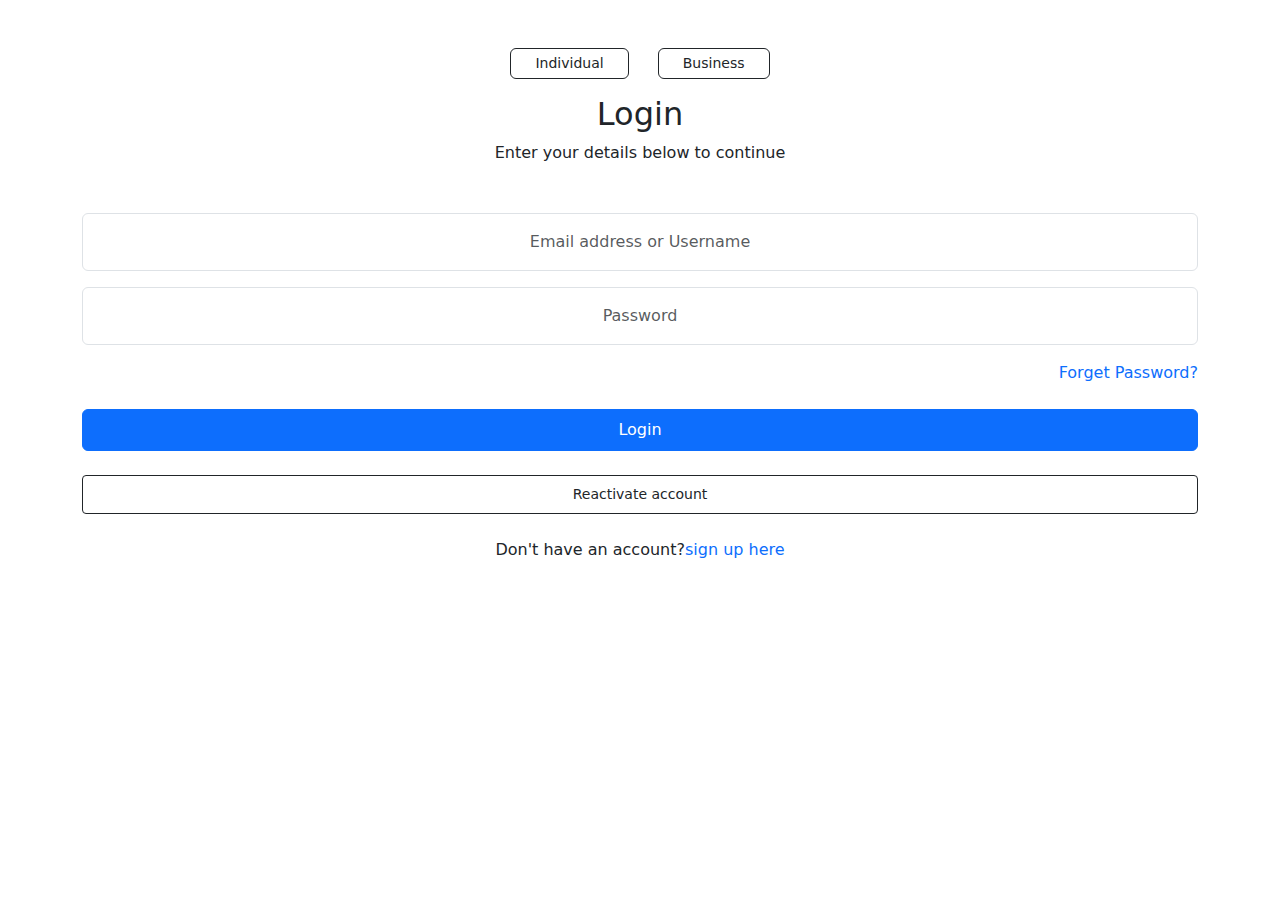
<file: index.html>
<!DOCTYPE html>
<html lang="en">
<head>
    <meta charset="UTF-8">
    <meta name="viewport" content="width=device-width, initial-scale=1.0">
    <link rel="shortcut icon" href="/assets/image/favicon.ico" type="image/x-icon">
  <!--Cnd icon-->
  <link href="https://cdn.jsdelivr.net/npm/bootstrap@5.3.3/dist/css/bootstrap.min.css" rel="stylesheet" integrity="sha384-QWTKZyjpPEjISv5WaRU9OFeRpok6YctnYmDr5pNlyT2bRjXh0JMhjY6hW+ALEwIH" crossorigin="anonymous">
  <!-- Bootstrap CSS -->
  <link href="https://cdn.jsdelivr.net/npm/bootstrap@5.3.0/dist/css/bootstrap.min.css" rel="stylesheet">
    <title>Login</title>
</head>
<body>
  <div class="text-center my-5 " >
    <a href="/index.html" class="text-decoration-none">
    <button  class="btn btn-outline-dark btn-sm btn-rounded px-4 me-4 rounded">Individual</button>
</a>
<a href="/pages/business.html" class="text-decoration-none">
    <button  class="btn btn-outline-dark btn-sm px-4 rounded" >Business</button>
</a>
    <h2 class="mt-3">Login</h2>
    <p>Enter your details below to continue</p>
</div>
    <div class="container text-center">
        <form>
            <div class="mb-3">
              
              <input type="email" placeholder="Email address or Username" class="form-control text-center py-3 rounded" id="exampleInputEmail1" aria-describedby="emailHelp">
            </div>
            <div class="mb-3">
              <input type="password" placeholder="Password" class="form-control text-center py-3 rounded" id="exampleInputPassword1">
            </div>
            <div class="mb-4 form-check">
             <p class="text-end "><a href="#" class="text-decoration-none ">Forget Password?</a></p>             
            </div>
            <button type="submit" class="btn btn-primary w-100 py-2">Login</button>
            <button type="submit" class="btn btn-outline-dark btn-sm w-100 my-4 py-2">Reactivate account</button>
            <p>Don't have an account?<a href="#" class="text-decoration-none">sign up here</a></p>
          </form>
    </div>
</body>
</html>
</file>
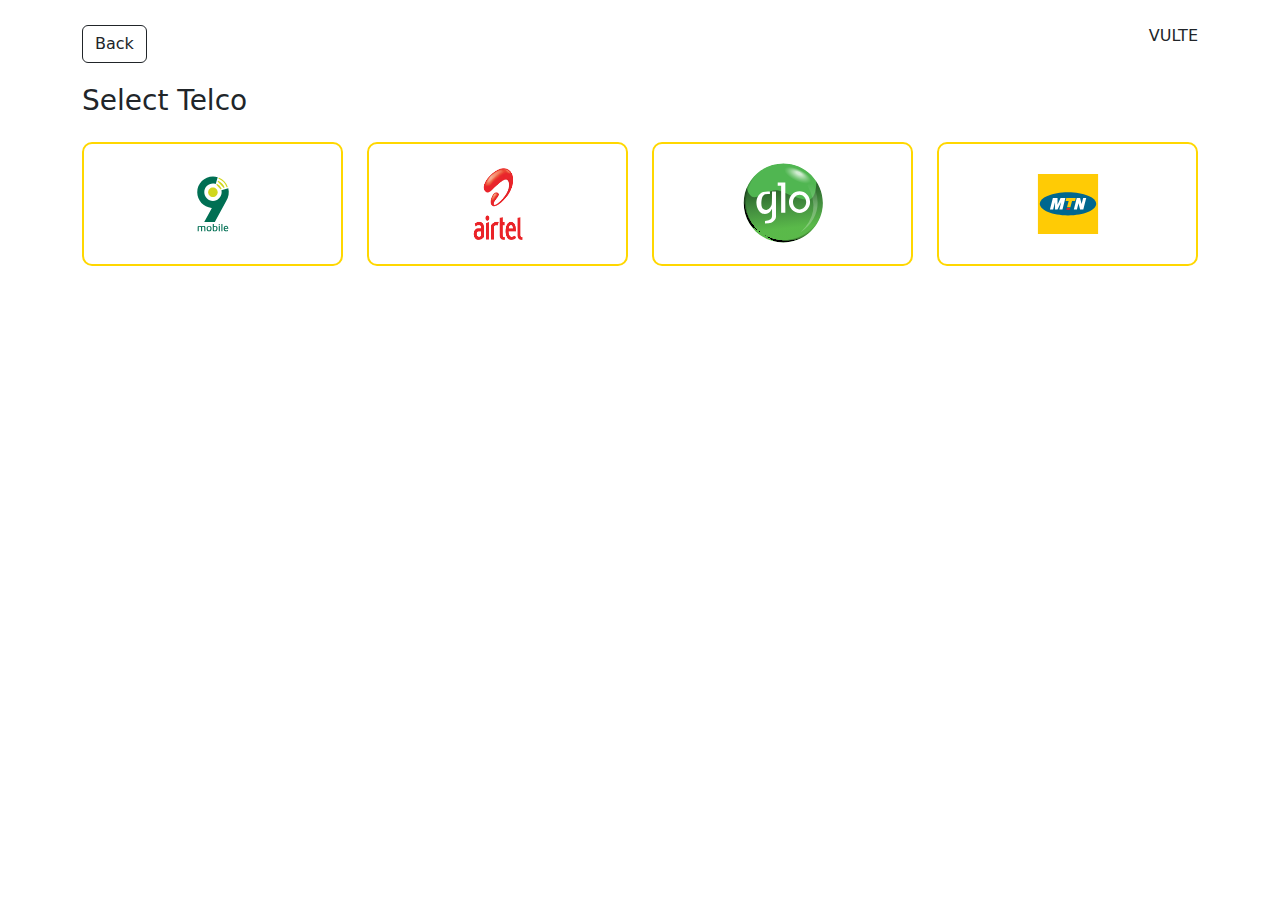
<file: airtime.html>
<!DOCTYPE html>
<html lang="en">
<head>
    <meta charset="UTF-8">
    <meta name="viewport" content="width=device-width, initial-scale=1.0">
    <title>Select Telco</title>
    <link href="https://cdn.jsdelivr.net/npm/bootstrap@5.3.0-alpha1/dist/css/bootstrap.min.css" rel="stylesheet">
    <style>
        .telco-card {
            border: 2px solid gold;
            border-radius: 10px;
            padding: 10px;
            text-align: center;
            transition: box-shadow 0.3s ease;
        }

        .telco-card:hover {
            box-shadow: 0 4px 8px rgba(0, 0, 0, 0.2);
        }

        .telco-logo {
            width: 100px;
            height: 100px;
        }

        .header-logo {
            width: 100px;
        }

        .page-header {
            display: flex;
            justify-content: space-between;
            align-items: center;
            margin-bottom: 20px;
        }
    </style>
</head>
<body class="container">

    <header class="page-header mt-4">
        <a href="#" class="btn btn-outline-dark">Back</a>
        <p>VULTE</p>
    </header>

    <h3>Select Telco</h3>

    <div class="row mt-4">
        <div class="col-6 col-md-3 mb-4">
            <div class="telco-card">
                <img src="/assets/image/9 Mobile.svg" alt="9Mobile" class="telco-logo">
            </div>
        </div>
        <div class="col-6 col-md-3 mb-4">
            <div class="telco-card">
                <img src="/assets/image/Airtel.jpg" alt="Airtel" class="telco-logo">
            </div>
        </div>
        <div class="col-6 col-md-3 mb-4">
            <div class="telco-card">
                <img src="/assets/image/glo-limited-seeklogo.svg" alt="Glo" class="telco-logo">
            </div>
        </div>
        <div class="col-6 col-md-3 mb-4">
            <div class="telco-card">
                <img src="/assets/image/MTN_Group-Logo.wine.svg" alt="MTN" class="telco-logo">
            </div>
        </div>
    </div>

    <script src="https://cdn.jsdelivr.net/npm/bootstrap@5.3.0-alpha1/dist/js/bootstrap.bundle.min.js"></script>
</body>
</html>
</file>
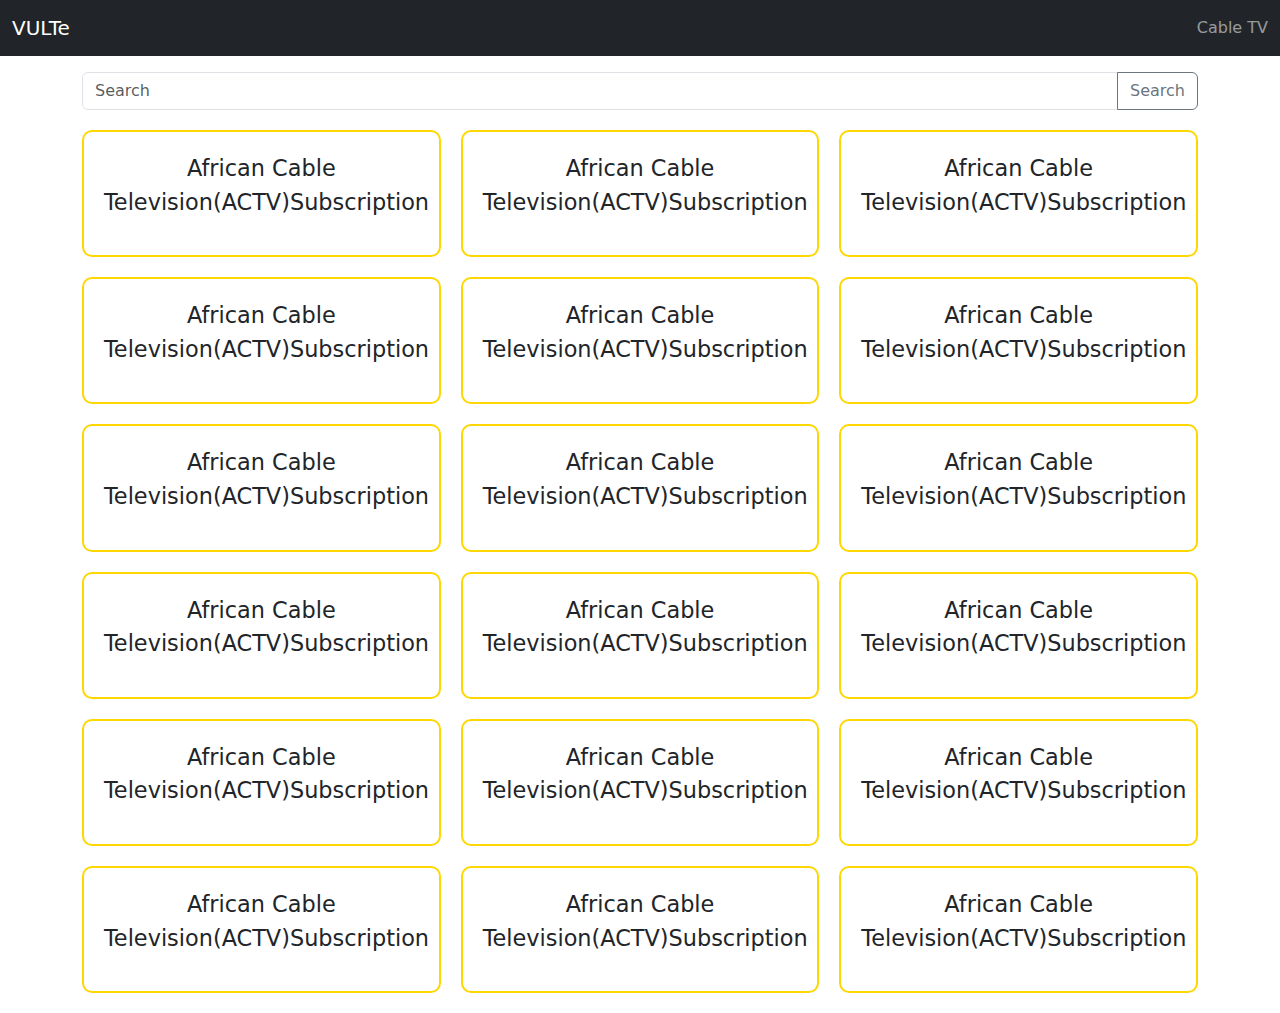
<file: pages/bill.html>
<!DOCTYPE html>
<html lang="en">
<head>
  <meta charset="UTF-8">
  <meta name="viewport" content="width=device-width, initial-scale=1.0">
  <title>Cable TV Biller</title>
  <link rel="stylesheet" href="https://cdn.jsdelivr.net/npm/bootstrap@5.3.2/dist/css/bootstrap.min.css">
</head>
<body>
    <style>
        .telco-card {
            border: 2px solid gold;
            border-radius: 10px;
            text-align: center;
            transition: box-shadow 0.3s ease;
            padding: 20px;
            font-size: 1.4rem;
        }
        
        .telco-card:hover {
            box-shadow: 0 4px 8px rgba(0, 0, 0, 0.2);
        }

       .grid1{
        display: grid;
        grid-template-columns: repeat(auto-fit, minmax(280px, 1fr));
        justify-content: space-between;
        align-items: center;
        gap: 20px;
        margin: 20px 0;
       }

       @media (max-width: 768px) {
      .grid1 {
        grid-template-columns: repeat(auto-fit, minmax(100px, 1fr));
      }
      .telco-card{
      word-wrap: break-word; /* Ensure long text breaks onto a new line */
      white-space: normal;   /* Allow text to wrap to the next line */
      overflow-wrap: break-word; /* Handle any long words that might overflow */
      font-size: 0.8rem;
      padding: 10px;
      }
    }
    </style>
  <header class="navbar navbar-dark bg-dark">
    <div class="container-fluid">
      <a class="navbar-brand" href="#">VULTe</a>
      <span class="navbar-text">Cable TV</span>
    </div>
  </header>

  <div class="container mt-3">
    <div class="input-group">
      <input type="text" class="form-control" placeholder="Search">
      <button class="btn btn-outline-secondary" type="button">Search</button>
    </div>

    <div class="grid1">
       
            <div class="telco-card">
                <p>African Cable Television(ACTV)Subscription</p>
            </div>
        
        
            <div class="telco-card">
                <p>African Cable Television(ACTV)Subscription</p>
            </div>
        
            <div class="telco-card">
                <p>African Cable Television(ACTV)Subscription</p>
            </div>
       
            <div class="telco-card">
                <p>African Cable Television(ACTV)Subscription</p>
            </div>

            <div class="telco-card">
                <p>African Cable Television(ACTV)Subscription</p>
            </div>

            <div class="telco-card">
                <p>African Cable Television(ACTV)Subscription</p>
            </div>

            <div class="telco-card">
                <p>African Cable Television(ACTV)Subscription</p>
            </div>

            <div class="telco-card">
                <p>African Cable Television(ACTV)Subscription</p>
            </div>

            <div class="telco-card">
                <p>African Cable Television(ACTV)Subscription</p>
            </div>

            <div class="telco-card">
                <p>African Cable Television(ACTV)Subscription</p>
            </div>

            <div class="telco-card">
                <p>African Cable Television(ACTV)Subscription</p>
            </div>

            <div class="telco-card">
                <p>African Cable Television(ACTV)Subscription</p>
            </div>

            <div class="telco-card">
                <p>African Cable Television(ACTV)Subscription</p>
            </div>

            <div class="telco-card">
                <p>African Cable Television(ACTV)Subscription</p>
            </div>

            <div class="telco-card">                
                <p>African Cable Television(ACTV)Subscription</p>
            </div>

            <div class="telco-card">
                <p>African Cable Television(ACTV)Subscription</p>
            </div>

            <div class="telco-card">
                <p>African Cable Television(ACTV)Subscription</p>
            </div>

            <div class="telco-card">
                <p>African Cable Television(ACTV)Subscription</p>
            </div>
            
        
    </div>

  <script src="https://cdn.jsdelivr.net/npm/bootstrap@5.3.2/dist/js/bootstrap.bundle.min.js"></script>
</body>
</html>
</file>
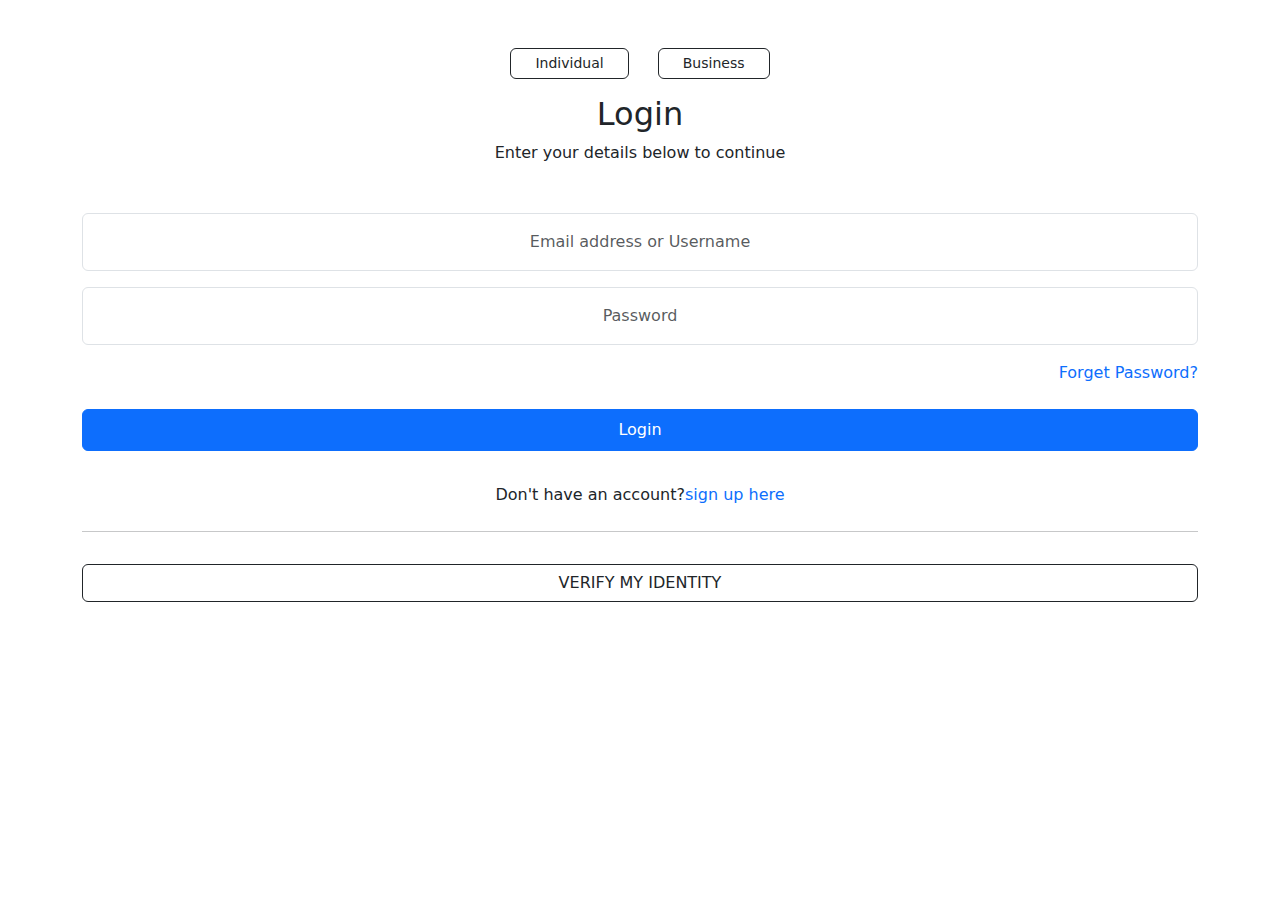
<file: pages/business.html>
<!DOCTYPE html>
<html lang="en">
<head>
    <meta charset="UTF-8">
    <meta name="viewport" content="width=device-width, initial-scale=1.0">
    <link rel="shortcut icon" href="/assets/image/favicon.ico" type="image/x-icon">
  <!--Cnd icon-->
  <link href="https://cdn.jsdelivr.net/npm/bootstrap@5.3.3/dist/css/bootstrap.min.css" rel="stylesheet" integrity="sha384-QWTKZyjpPEjISv5WaRU9OFeRpok6YctnYmDr5pNlyT2bRjXh0JMhjY6hW+ALEwIH" crossorigin="anonymous">
  <!-- Bootstrap CSS -->
  <link href="https://cdn.jsdelivr.net/npm/bootstrap@5.3.0/dist/css/bootstrap.min.css" rel="stylesheet">
    <title>Login</title>
</head>
<body>
    <div class="text-center my-5 " >
        <a href="/index.html" class="text-decoration-none">
        <button  class="btn btn-outline-dark btn-sm btn-rounded px-4 me-4 rounded">Individual</button>
    </a>
    <a href="/pages/business.html" class="text-decoration-none">
        <button  class="btn btn-outline-dark btn-sm px-4 rounded" >Business</button>
    </a>
        <h2 class="mt-3">Login</h2>
        <p>Enter your details below to continue</p>
    </div>
    <div class="container text-center">
        <form>
            <div class="mb-3">
              
              <input type="email" placeholder="Email address or Username" class="form-control text-center py-3 rounded" id="exampleInputEmail1" aria-describedby="emailHelp">
            </div>
            <div class="mb-3">
              <input type="password" placeholder="Password" class="form-control text-center py-3 rounded" id="exampleInputPassword1">
            </div>
            <div class="mb-4 form-check">
             <p class="text-end "><a href="#" class="text-decoration-none ">Forget Password?</a></p>             
            </div>
            <button type="submit" class="btn btn-primary w-100 py-2  mb-2">Login</button>
            <p class="m-4">Don't have an account?<a href="#" class="text-decoration-none">sign up here</a></p>
            <hr >
            <button class="btn bg-transparent border border-dark w-100 mt-3" >VERIFY MY IDENTITY</button>
          </form>
    </div>
</body>
</html>
</file>
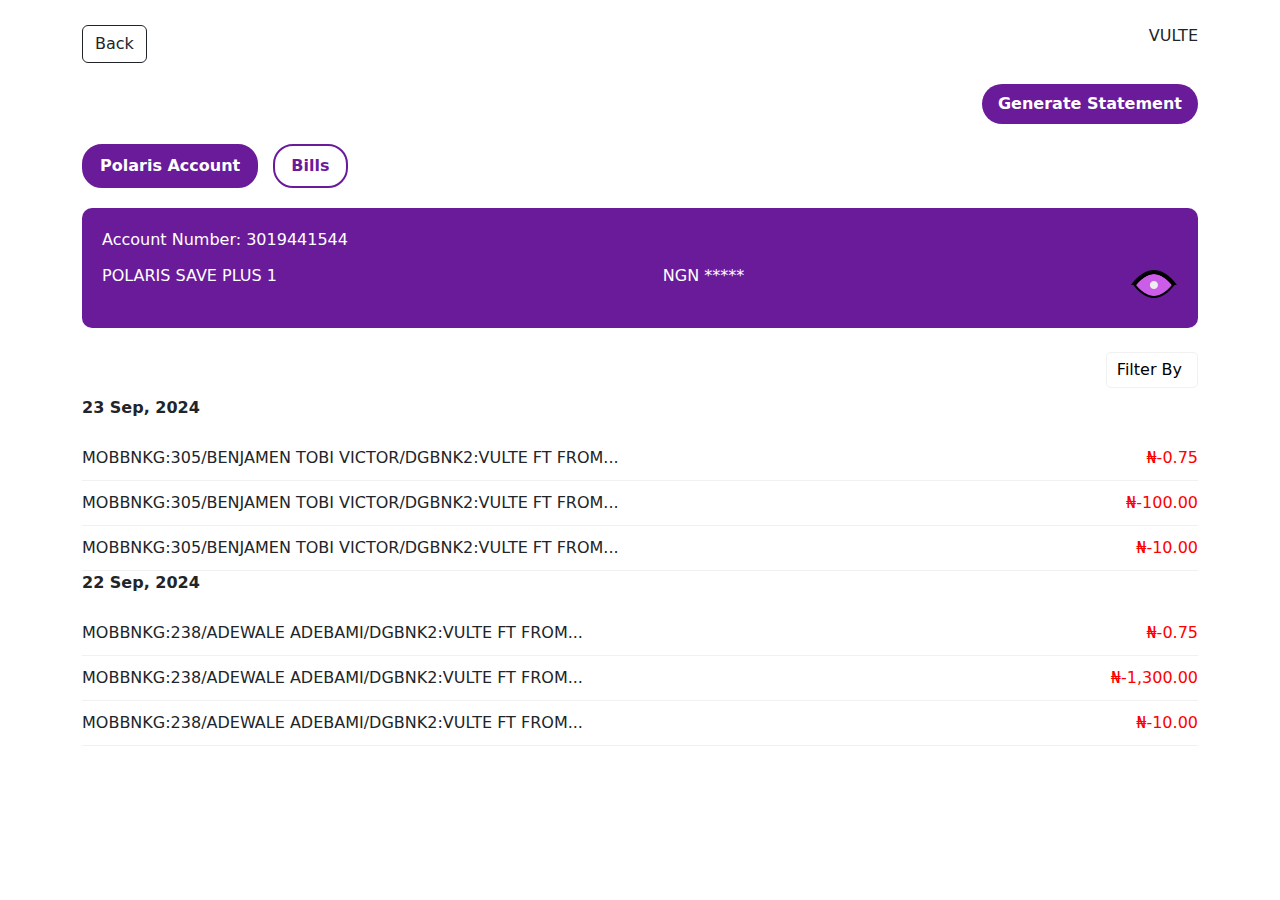
<file: pages/history.html>
<!DOCTYPE html>
<html lang="en">
<head>
    <meta charset="UTF-8">
    <meta name="viewport" content="width=device-width, initial-scale=1.0">
    <title>Account Statement</title>
    <link href="https://cdn.jsdelivr.net/npm/bootstrap@5.3.0-alpha1/dist/css/bootstrap.min.css" rel="stylesheet">
    <style>
        .header-logo {
            width: 100px;
        }

        .page-header {
            display: flex;
            justify-content: space-between;
            align-items: center;
            margin-bottom: 20px;
        }

        .account-card {
            background-color: #6a1b9a;
            color: white;
            border-radius: 10px;
            padding: 20px;
            margin-top: 20px;
        }

        .account-card .balance {
            font-size: 1.5rem;
        }

        .transaction-item {
            display: flex;
            justify-content: space-between;
            align-items: center;
            border-bottom: 1px solid #f1f1f1;
            padding: 10px 0;
        }

        .transaction-amount {
            color: red;
        }

        .tabs {
            margin-top: 20px;
            margin-bottom: 10px;
        }

        .tab-btn {
            padding: 8px 16px;
            border-radius: 20px;
            border: 2px solid #6a1b9a;
            background-color: transparent;
            color: #6a1b9a;
            font-weight: bold;
            margin-right: 10px;
            cursor: pointer;
        }

        .tab-btn.active {
            background-color: #6a1b9a;
            color: white;
        }

        .generate-btn {
            padding: 8px 16px;
            border-radius: 20px;
            background-color: #6a1b9a;
            border: none;
            color: white;
            font-weight: bold;
            cursor: pointer;
        }

        .filter-btn {
            background-color: transparent;
            border: 1px solid #f1f1f1;
            padding: 5px 10px;
            border-radius: 5px;
            display: flex;
            align-items: center;
        }

        .filter-btn i {
            margin-left: 5px;
        }

        .back-button {
            font-size: 24px;
            text-decoration: none;
            color: black;
        }
    </style>
</head>
<body class="container">

    <header class="page-header mt-4">
        <a href="#" class="btn btn-outline-dark">Back</a>
        <p>VULTE</p>
    </header>

    <!-- Tabs and Generate Statement Button -->
     <div class="text-end">
      <button class="generate-btn ">Generate Statement</button>
     </div>
    <div class="d-flex justify-content-between align-items-center tabs">
        <div>
            <button class="tab-btn active">Polaris Account</button>
            <button class="tab-btn">Bills</button>
        </div>
       
    </div>

    <!-- Account Card -->
    <div class="account-card">
        <p class="mb-2">Account Number: <span class="account-number">3019441544</span></p>
       <div class="d-flex align-items-center justify-content-between ">
        <p>POLARIS SAVE PLUS 1</p>
        <P>NGN <span id="balance">*****</span></P>
        <div id="toggleButton" onclick="toggleBalance()"> <img src="/assets/image/icons8-show-48.png" alt="">
            </div>
       </div>
    
    </div>

    <!-- Filter Button -->
    <div class="d-flex justify-content-end mt-4 mb-2">
        <button class="filter-btn">
            Filter By
            <i class="bi bi-calendar"></i>
        </button>
    </div>

    <!-- Transaction History -->
    <div>
        <p><strong>23 Sep, 2024</strong></p>
        <div class="transaction-item">
            <div>MOBBNKG:305/BENJAMEN TOBI VICTOR/DGBNK2:VULTE FT FROM...</div>
            <div class="transaction-amount">₦-0.75</div>
        </div>
        <div class="transaction-item">
            <div>MOBBNKG:305/BENJAMEN TOBI VICTOR/DGBNK2:VULTE FT FROM...</div>
            <div class="transaction-amount">₦-100.00</div>
        </div>
        <div class="transaction-item">
            <div>MOBBNKG:305/BENJAMEN TOBI VICTOR/DGBNK2:VULTE FT FROM...</div>
            <div class="transaction-amount">₦-10.00</div>
        </div>

        <p><strong>22 Sep, 2024</strong></p>
        <div class="transaction-item">
            <div>MOBBNKG:238/ADEWALE ADEBAMI/DGBNK2:VULTE FT FROM...</div>
            <div class="transaction-amount">₦-0.75</div>
        </div>
        <div class="transaction-item">
            <div>MOBBNKG:238/ADEWALE ADEBAMI/DGBNK2:VULTE FT FROM...</div>
            <div class="transaction-amount">₦-1,300.00</div>
        </div>
        <div class="transaction-item">
            <div>MOBBNKG:238/ADEWALE ADEBAMI/DGBNK2:VULTE FT FROM...</div>
            <div class="transaction-amount">₦-10.00</div>
        </div>
    </div>

    <script src="https://cdn.jsdelivr.net/npm/bootstrap@5.3.0-alpha1/dist/js/bootstrap.bundle.min.js"></script>
    <script>
     let actualBalance = "5,000";
     let isBalanceHidden = true;
    function toggleBalance() {
    const balanceElement = document.getElementById("balance");
    const toggleButton = document.getElementById("toggleButton");

    if (isBalanceHidden) {
      // Show balance
      balanceElement.textContent = actualBalance;
    //   toggleButton.textContent = "Hi";
    } else {
      // Hide balance
      balanceElement.textContent = "*****";
    //   toggleButton.textContent = "Show";
    }

    isBalanceHidden = !isBalanceHidden;
  }
    </script>
</body>
</html>
</file>
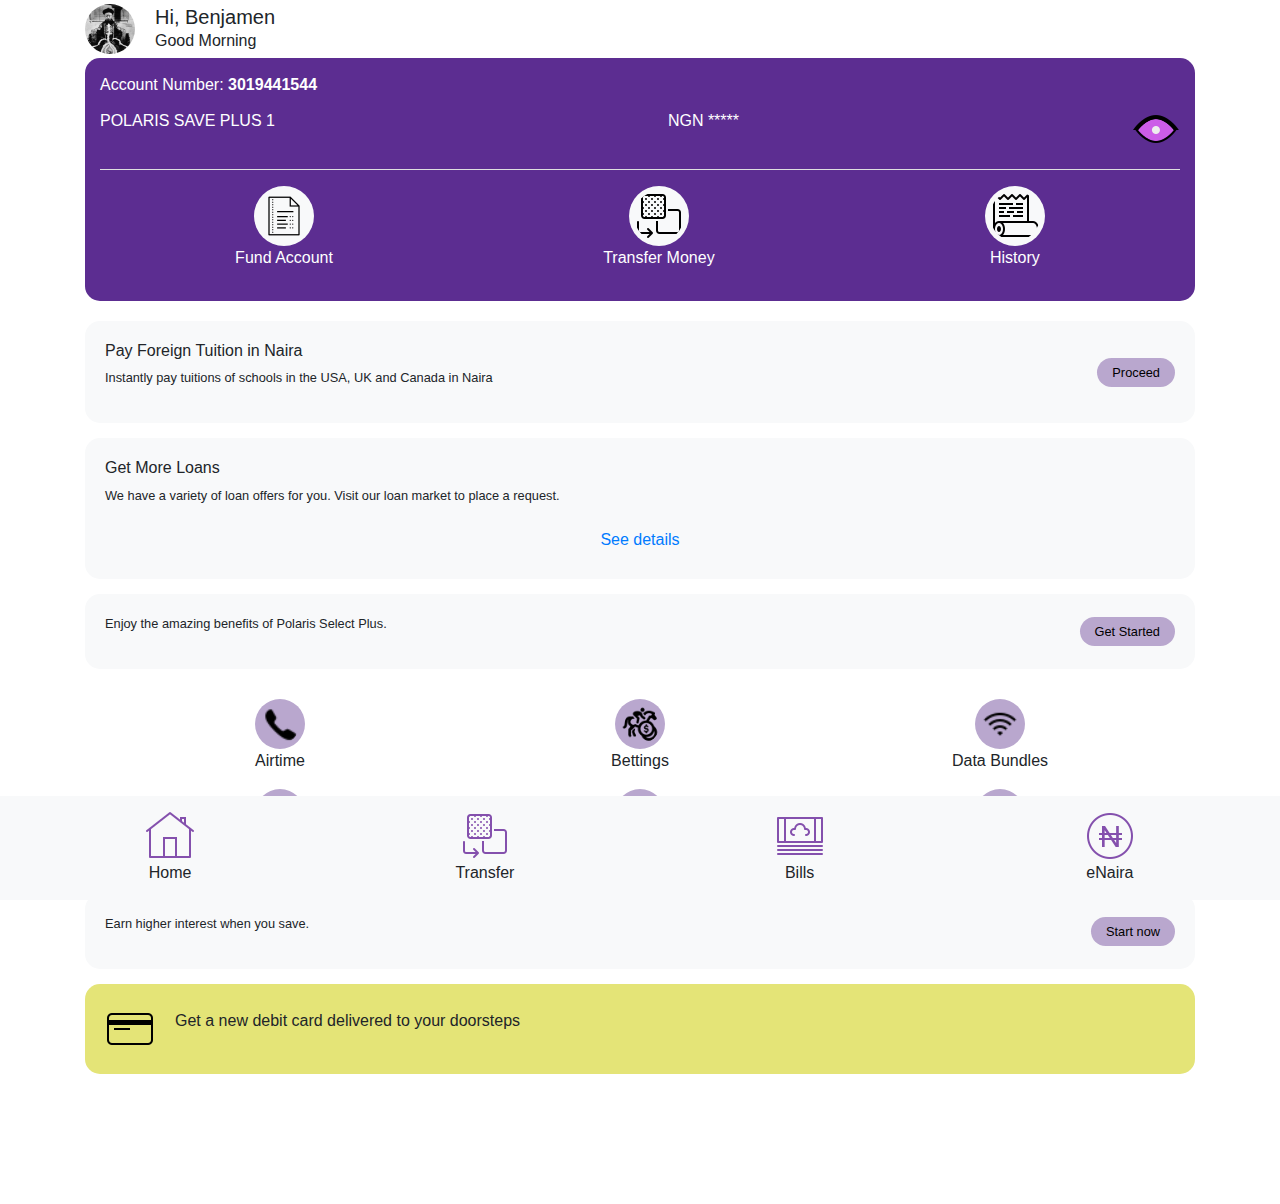
<file: pages/main.html>
<!DOCTYPE html>
<html lang="en">
<head>
    <meta charset="UTF-8">
    <meta name="viewport" content="width=device-width, initial-scale=1.0">
    <title>Bank App Interface</title>
    <!-- Bootstrap CSS -->
     <link rel="stylesheet" href="/css/main.css">
    <link href="https://stackpath.bootstrapcdn.com/bootstrap/4.5.2/css/bootstrap.min.css" rel="stylesheet">
    <link rel="stylesheet" href="https://cdnjs.cloudflare.com/ajax/libs/font-awesome/6.6.0/css/all.min.css" integrity="sha512-Kc323vGBEqzTmouAECnVceyQqyqdsSiqLQISBL29aUW4U/M7pSPA/gEUZQqv1cwx4OnYxTxve5UMg5GT6L4JJg==" crossorigin="anonymous" referrerpolicy="no-referrer" />
   
</head>
<body class="no-scroll">
    <nav class="navbar  d-lg-none ">
        <div class="container-fluid d-flex justify-content-between align-items-center  cxx">
            <button class="navbar-toggler" type="button" onclick="toggleSidebar()">
              <i class="fa-solid fa-bars cff"></i>
            </button>

         <!-- Image on the Right -->
    <div>
        <img src="/assets/image/107.jpg" alt="Logo" class="img-fluid img1 " width="40px">
      </div>
    </div>
    </nav>
    <!-- Overlay -->
    
    
    <div class="sidebar d-lg-none p-2" id="sidebar">
        <div class="d-flex ">
            <div class="profile-info d-flex align-items-center me-5">
                <img src="/assets/image/ben23.jpg" alt="Profile Image" class="me-2 profilePic" width="50px" height="50px">
                <div>
                    <div class="name">VICTOR BENJAMEN</div>
                    <a href="#" class="view-profile">View profile</a>
                </div>
            </div>
            <a href="javascript:void(0)" class="close-btn" onclick="toggleSidebar()">
                <img src="/assets/image/wr-dialog-close-btn-black.png" alt="" width="30px" class="img-fluid">
            </a>
        </div>
    
        <ul class="navbar-nav d-lg-none">
            <li class="nav-item">
                <a class="nav-link active" aria-current="page" href="#">Home</a>
            </li>
            <li class="nav-item">
                <a class="nav-link" href="#">Transfer</a>
            </li>
            <li class="nav-item">
                <a class="nav-link" href="#">Loans</a>
            </li>
            <li class="nav-item">
                <a class="nav-link" href="#">Pay Foreign Tuition</a>
            </li>
            <li class="nav-item">
                <a class="nav-link" href="#">FX Transfer</a>
            </li>
            <li class="nav-item">
                <a class="nav-link" href="#">Sell FX</a>
            </li>
        </ul>
        <hr>
        <ul class="navbar-nav d-lg-none">
            <li class="nav-item">
                <a class="nav-link" href="#">Refer A Friend</a>
            </li>
            <li class="nav-item">
                <a class="nav-link" href="#">Bills</a>
            </li>
            <li class="nav-item">
                <a class="nav-link" href="#">Cards</a>
            </li>
            <li class="nav-item">
                <a class="nav-link" href="#">Get New Account</a>
            </li>
            <li class="nav-item">
                <a class="nav-link" href="#">Travel Allowance</a>
            </li>
            <hr>
            <li class="nav-item">
              <a class="nav-link" href="#">Transaction History</a>
          </li>
          <li class="nav-item">
              <a class="nav-link" href="#">Branch|ATM|Agent Location</a>
          </li>
          <li class="nav-item">
              <a class="nav-link" href="#">QR Payment</a>
          </li>
          <li class="nav-item">
              <a class="nav-link" href="#">Help</a>
          </li>
          <li class="nav-item">
              <a class="nav-link" href="#">Settings</a>
          </li>
          <li class="nav-item">
            <a class="nav-link" href="#">Logout</a>
        </li>
        <hr>
        </ul>
    </div>
    
    <div id="overlay" class="overlay" ></div>
    
    <div class="container">
    <!-- Greeting and Profile -->
    <div class="d-flex justify-content-between align-items-center my-1">
        <div class="d-flex align-items-center justify-content-between gap">
         <img src="/assets/image/userimg.jpeg" alt="" class="img1">
        <div>
        <h5 class="m-0">Hi, Benjamen</h5>
        <p class="m-0">Good Morning</p>
        </div>
        </div>
       
    </div>

    <!-- Account Info Card -->
    <div class="account-card">
        <p class="mb-2">Account Number: <span class="account-number">3019441544</span></p>
       <div class="d-flex align-items-center justify-content-between ">
        <p>POLARIS SAVE PLUS 1</p>
        <P>NGN <span id="balance">*****</span></P>
        <div id="toggleButton" onclick="toggleBalance()"> <img src="/assets/image/icons8-show-48.png" alt="">
            </div>
       </div>
       <hr class="bg-light">
        <div class="quick-actions">
            <div>
                <img src="/assets/image/icons8-overview-50.png" alt="" class="bg-light ">
                <p>Fund Account</p>
            </div>
            <div>
                <img src="/assets/image/icons8-transfer-50.png" alt="" class="bg-light ">
                <p>Transfer Money</p>
            </div>
            <div>
                <img src="/assets/image/icons8-activity-history-50.png" alt="" class="bg-light ">
                <p>History</p>
            </div>
        </div>
    </div>

    <!-- Call to Action Cards -->
    <div class="cta-card bg-light">
        <div>
        <h6>Pay Foreign Tuition in Naira</h6>
        <p class="textS">Instantly pay tuitions of schools in the USA, UK and Canada in Naira</p>
    </div>
    <div>
        <button class="btn1 ">Proceed</button>
    </div>
    </div>

    <div class="cta-card2 bg-light">
        
        <h6>Get More Loans</h6>
        <p class="textS">We have a variety of loan offers for you. Visit our loan market to place a request.</p>
        <div class="text-center">
        <a href="#" class="btn btn-link ">See details</a>
    </div>
    </div>

    <div class="cta-card bg-light">
        <p class="textS">Enjoy the amazing benefits of Polaris Select Plus.</p>
        <button class="btn1">Get Started</button>
    </div>
     <div class="grid">
        <div>
            <img src="/assets/image/icons8-call-30.png" alt="">
            <p>Airtime</p>
        </div>
        <div>
            <img src="/assets/image/icons8-sports-betting-48.png" alt="">
            <p>Bettings</p>
        </div>
        <div>
            <img src="/assets/image/icons8-wifi-32.png" alt="">
            <p>Data Bundles</p>
        </div>
        <div>
            <img src="/assets/image/icons8-tv-show-50 (1).png" alt="">
            <p>Cables</p>
        </div>
        <div>
            <img src="/assets/image/icons8-bulb-48.png" alt="">
            <p>Utilities</p>
        </div>
        <div>
            <img src="/assets/image/icons8-card-50 (1).png" alt="">
            <p>More</p>
        </div>
     </div>

     
    <div class="cta-card bg-light">
        <p class="textS">Earn higher interest when you save.</p>
        <button class="btn1">Start now</button>
    </div>

    <div class="cta-card3">
        <img src="/assets/image/icons8-card-50 (1).png" alt="">
        <p>Get a new debit card delivered to your doorsteps</p>
    </div>
    <!-- Bottom Navigation -->
    <div class=" d-flex justify-content-around endpart">
        <div class="text-center">
            <img src="/assets/image/icons8-home-50.png" alt="">
            <p class="mb-0">Home</p>
        </div>
        <div class="text-center">
           <img src="/assets/image/icons8-transfer-50 (1).png" alt="">
            <p class="mb-0">Transfer</p>
        </div>
        <div class="text-center">
            <img src="/assets/image/icons8-stack-of-money-50.png" alt="">
            <p class="mb-0">Bills</p>
        </div>
        <div class="text-center">
            <img src="/assets/image/icons8-naira-50.png" alt="">
            <p class="mb-0">eNaira</p>
        </div>
    </div>
</div>

<!-- Bootstrap JS and dependencies -->
<!-- <script src="https://cdn.jsdelivr.net/npm/bootstrap@5.3.3/dist/js/bootstrap.bundle.min.js" integrity="sha384-YvpcrYf0tY3lHB60NNkmXc5s9fDVZLESaAA55NDzOxhy9GkcIdslK1eN7N6jIeHz" crossorigin="anonymous"></script> -->
<script src="https://cdn.jsdelivr.net/npm/bootstrap@5.3.0/dist/js/bootstrap.bundle.min.js"></script>
<!-- Font Awesome for icons -->
<script>
     let actualBalance = "5,000";
     let isBalanceHidden = true;




    function toggleSidebar() {
    var sidebar = document.getElementById("sidebar");
    var overlay = document.getElementById("overlay");
    var togglerIcon = document.getElementById("navbar-toggler-icon");

    sidebar.classList.toggle("open");
    overlay.classList.toggle("show");

    if (sidebar.classList.contains("open")) {
        togglerIcon.textContent = "✖";
    } else {
        togglerIcon.textContent = "☰";
    }
    
}
   // Close the sidebar when the overlay is clicked
   document.getElementById("overlay").addEventListener("click", function() {
        var sidebar = document.getElementById("sidebar");
        var overlay = document.getElementById("overlay");
        
        // Ensure that the sidebar and overlay close
        sidebar.classList.toggle("open");
        overlay.classList.toggle("show");

        if (sidebar.classList.contains("open")) {
                document.body.classList.add('no-scroll'); // Disable body scroll
            } else {
                document.body.classList.remove('no-scroll'); // Enable body scroll
            }
   
    });
 

















    function toggleBalance() {
    const balanceElement = document.getElementById("balance");
    const toggleButton = document.getElementById("toggleButton");

    if (isBalanceHidden) {
      // Show balance
      balanceElement.textContent = actualBalance;
    //   toggleButton.textContent = "Hi";
    } else {
      // Hide balance
      balanceElement.textContent = "*****";
    //   toggleButton.textContent = "Show";
    }

    isBalanceHidden = !isBalanceHidden;
  }
</script>
</body>
</html>
</file>
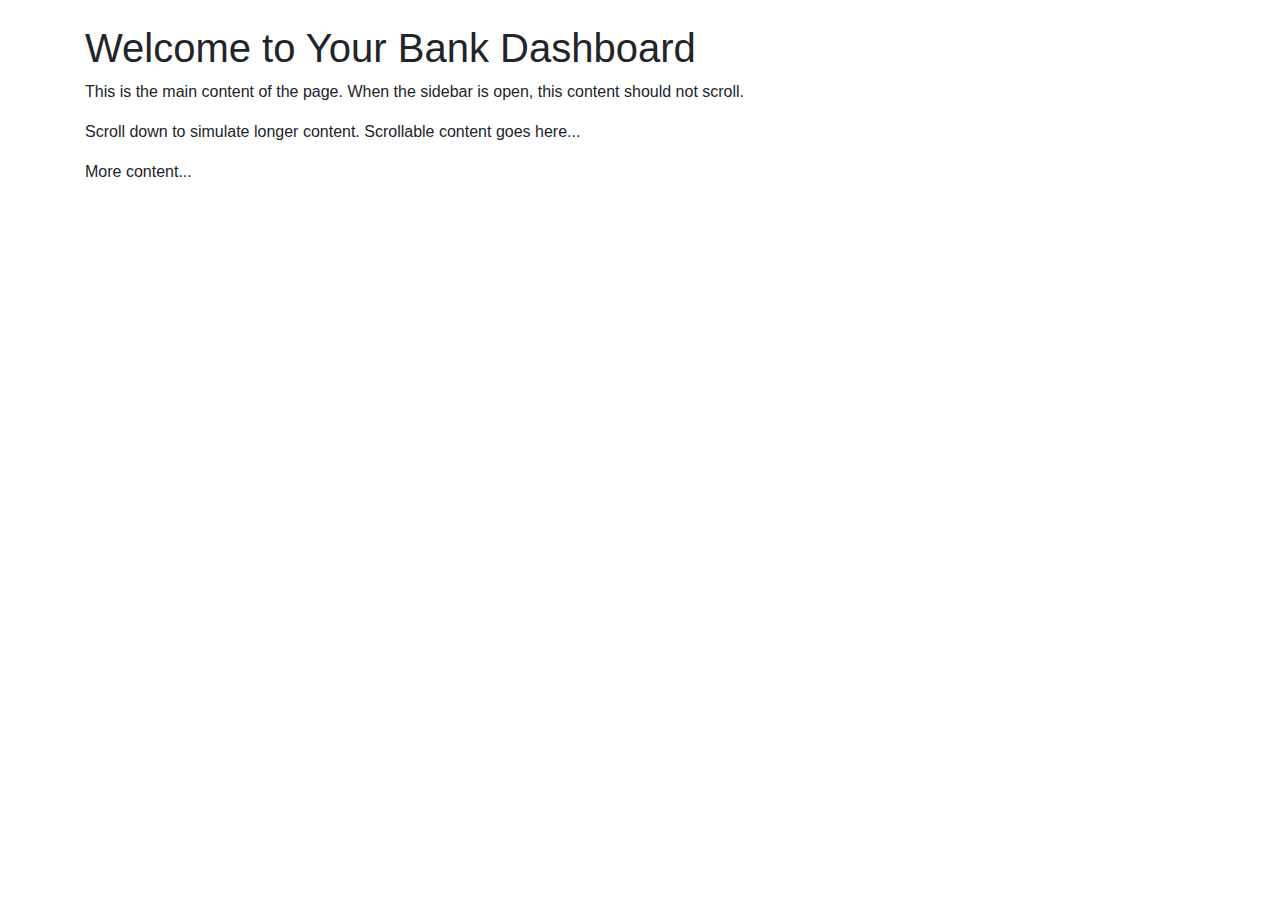
<file: pages/sample.html>
<!DOCTYPE html>
<html lang="en">
<head>
    <meta charset="UTF-8">
    <meta name="viewport" content="width=device-width, initial-scale=1.0">
    <title>Bank App Interface</title>
    
    <!-- Bootstrap CSS -->
    <link href="https://stackpath.bootstrapcdn.com/bootstrap/4.5.2/css/bootstrap.min.css" rel="stylesheet">
    <link rel="stylesheet" href="https://cdnjs.cloudflare.com/ajax/libs/font-awesome/6.6.0/css/all.min.css" integrity="sha512-Kc323vGBEqzTmouAECnVceyQqyqdsSiqLQISBL29aUW4U/M7pSPA/gEUZQqv1cwx4OnYxTxve5UMg5GT6L4JJg==" crossorigin="anonymous" referrerpolicy="no-referrer" />

    <style>
        /* Sidebar Styles */
        .sidebar {
            position: fixed;
            top: 0;
            left: 0;
            width: 250px;
            height: 100vh;
            background-color: #f8f9fa;
            z-index: 1050;
            transition: transform 0.3s ease-in-out;
            transform: translateX(-100%); /* Initially hidden */
            overflow-y: auto; /* Enable scrolling within the sidebar */
        }

        /* Sidebar open */
        .sidebar.open {
            transform: translateX(0); /* Sidebar slides in */
        }

        /* Overlay */
        #overlay {
            position: fixed;
            top: 0;
            left: 0;
            width: 100%;
            height: 100%;
            background-color: rgba(0, 0, 0, 0.5); /* Semi-transparent background */
            z-index: 1040; /* Ensure it is under the sidebar */
            display: none;
        }

        /* Show the overlay when the sidebar is open */
        #overlay.show {
            display: block;
        }

        /* Prevent scrolling when sidebar is open */
        .no-scroll {
            overflow: hidden;
        }

        /* Navbar */
        .navbar {
            background-color: #007bff;
            padding: 10px;
        }

        /* Button to toggle sidebar */
        .navbar-toggler {
            border: none;
            background-color: transparent;
        }

        .navbar-toggler i {
            color: white;
            font-size: 24px;
        }
    </style>
</head>
<body>

    <!-- Navbar -->
    <nav class="navbar d-lg-none">
        <div class="container-fluid d-flex justify-content-between align-items-center">
            <button class="navbar-toggler" type="button" onclick="toggleSidebar()">
                <i class="fa-solid fa-bars"></i>
            </button>
            <div>
                <img src="/assets/image/107.jpg" alt="Logo" class="img-fluid" width="40px">
            </div>
        </div>
    </nav>

    <!-- Sidebar -->
    <div class="sidebar" id="sidebar">
        <div class="d-flex align-items-center p-3">
            <img src="/assets/image/ben23.jpg" alt="Profile" class="profilePic me-2" width="50px" height="50px">
            <div>
                <div class="name">VICTOR BENJAMEN</div>
                <a href="#" class="view-profile">View profile</a>
            </div>
            <button class="close-btn ms-auto" onclick="toggleSidebar()">
                <img src="/assets/image/wr-dialog-close-btn-black.png" alt="Close" width="30px">
            </button>
        </div>
        
        <!-- Sidebar Navigation Items -->
        <ul class="navbar-nav">
            <li class="nav-item"><a class="nav-link" href="#">Home</a></li>
            <li class="nav-item"><a class="nav-link" href="#">Transfer</a></li>
            <li class="nav-item"><a class="nav-link" href="#">Loans</a></li>
            <!-- Add more items as necessary -->
        </ul>
    </div>

    <!-- Overlay -->
    <div id="overlay" class="overlay" onclick="toggleSidebar()"></div>

    <!-- Page Content -->
    <div class="container mt-4">
        <h1>Welcome to Your Bank Dashboard</h1>
        <p>This is the main content of the page. When the sidebar is open, this content should not scroll.</p>
        <p>Scroll down to simulate longer content. Scrollable content goes here...</p>
        <p>More content...</p>
        <!-- Add more page content as necessary -->
    </div>

    <!-- JavaScript -->
    <script>
        function toggleSidebar() {
            var sidebar = document.getElementById("sidebar");
            var overlay = document.getElementById("overlay");

            // Toggle sidebar and overlay visibility
            sidebar.classList.toggle("open");
            overlay.classList.toggle("show");

            // Disable body scrolling when sidebar is open
            if (sidebar.classList.contains("open")) {
                document.body.classList.add('no-scroll'); // Disable body scroll
            } else {
                document.body.classList.remove('no-scroll'); // Enable body scroll
            }
        }
    </script>

</body>
</html>
</file>
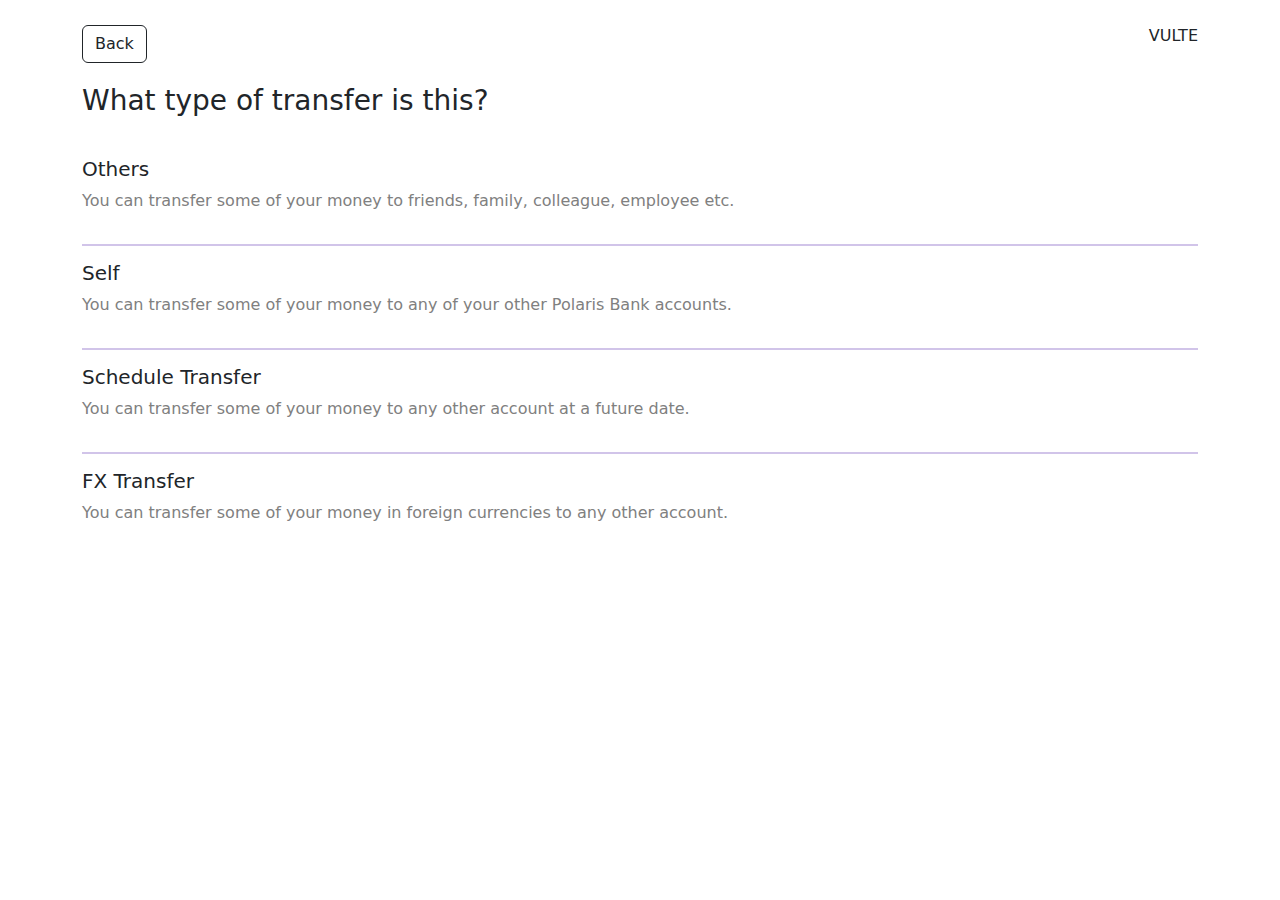
<file: pages/transfer2.html>
<!DOCTYPE html>
<html lang="en">
<head>
    <meta charset="UTF-8">
    <meta name="viewport" content="width=device-width, initial-scale=1.0">
    <title>Transfer Type</title>
    <link href="https://cdn.jsdelivr.net/npm/bootstrap@5.3.0-alpha1/dist/css/bootstrap.min.css" rel="stylesheet">
    <style>
        .transfer-option {
            padding: 15px 0;
            border-bottom: 2px solid #d1c4e9; /* Purple color for the separator */
        }

        .transfer-option:last-child {
            border-bottom: none; /* Remove the border for the last option */
        }

        .page-header {
            display: flex;
            justify-content: space-between;
            align-items: center;
            margin-bottom: 20px;
        }

        .header-logo {
            width: 100px;
        }

        .back-button {
            font-size: 24px;
            text-decoration: none;
            color: black;
        }

        .description {
            color: grey;
        }
    </style>
</head>
<body class="container">

    <header class="page-header mt-4">
      <a href="#" class="btn btn-outline-dark">Back</a>
      <p>VULTE</p>
    </header>

    <h3>What type of transfer is this?</h3>

    <div class="mt-4">
        <div class="transfer-option">
            <h5>Others</h5>
            <p class="description">You can transfer some of your money to friends, family, colleague, employee etc.</p>
        </div>

        <div class="transfer-option">
            <h5>Self</h5>
            <p class="description">You can transfer some of your money to any of your other Polaris Bank accounts.</p>
        </div>

        <div class="transfer-option">
            <h5>Schedule Transfer</h5>
            <p class="description">You can transfer some of your money to any other account at a future date.</p>
        </div>

        <div class="transfer-option">
            <h5>FX Transfer</h5>
            <p class="description">You can transfer some of your money in foreign currencies to any other account.</p>
        </div>
    </div>

    <script src="https://cdn.jsdelivr.net/npm/bootstrap@5.3.0-alpha1/dist/js/bootstrap.bundle.min.js"></script>
</body>
</html>
</file>
<file: css/main.css>
*{
    margin: 0;
    padding: 0;
    box-sizing: border-box;
}

.account-card {
    background-color: #5c2d91; /* Polaris purple color */
    color: white;
    border-radius: 15px;
    padding: 15px;
    margin-bottom: 20px;
}
.btn1{
    background-color: #b9a7ce;
    border: none;
    padding: 5px 15px;
    border-radius: 25px;
    font-size: 0.8rem;
    width: fit-content;
}
/* button.xxl{
    background-color: white;
    border: none;
    outline: none;
   
} */
#sidebar {
    height: 100vh;
    width: 250px;
    position: fixed;
    top: 0;
    left: -250px; /* Hide the sidebar by default */
    background-color: #f8f9fa;
    transition: 0.3s;
    padding-top: 60px;
    z-index: 1000;
    overflow-y: auto; /* Enable vertical scrolling */
    /* overflow-x: hidden; Prevent horizontal scrolling */

  }
/* .no-scroll {
    overflow: hidden;
} */
 
.navbar-toggler{
    height: 50px;
    
}

  /* Sidebar when open */
  #sidebar.open {
    left: 0;
}
div.cxx{
    margin: 0;
    padding: 0;
}
.cff{
    font-size: 2rem;
}
  /* Close button in the sidebar */
#sidebar .close-btn {
    position: absolute;
    top: 15px;
    right: 20px;
    font-size: 30px;
}
.overlay {
    position: fixed;
    top: 0;
    left: 0;
    height: 100%;
    width: 100%;
    background-color: rgba(0, 0, 0, 0.5); /* Semi-transparent background */
    display: none;
}

.overlay.show {
    display: block;
}

.profilePic{
    border-radius: 50%;
}
.img1{
    width: 50px;
    height: 50px;
    border-radius: 50%;
    margin-right: 20px;
}
.account-card .account-number {
    font-weight: bold;
}
.quick-actions {
    display: flex;
    justify-content: space-around;
    align-items: center;
}
.quick-actions img{
    border-radius: 50%;
    padding: 5px;
}
.quick-actions div {
    text-align: center;
}
.quick-actions div i {
    font-size: 24px;
}
.cta-card {
    border-radius: 15px;
    display: flex;
    width: 100%;
    align-items: center;
    justify-content: space-between;
    padding: 20px;
    margin-bottom: 15px;
}
.cta-card2{
    border-radius: 15px;
    width: 100%;
    padding: 20px;
    margin-bottom: 15px;
}
.textS{
    font-size: 0.8rem;
}
.textT{
    font-size: 0.9rem;
}
.cta-card .btn {
    border-radius: 25px;
}
.cta-card.textT{
    width: 80%;
}
.bottom-nav {
    border-top: 1px solid #ddd;
    padding: 10px 0;
    background-color: white;
}
.bottom-nav i {
    font-size: 20px;
}
.grid{
    display: grid;
    grid-template-columns: repeat(3,1fr);
    align-items: center;
    justify-content: space-between;
    text-align: center;
    border-radius: 15px;
    padding: 15px;
}
.grid img{
    height: 50px;
    width: 50px;
    border-radius: 50%;
    background-color: #b9a7ce;
    padding: 5px;
}
#toggleButton{
    cursor: pointer;
}
.cta-card3 {
    border-radius: 15px;
    display: flex;
    width: 100%;
    align-items: center;
    padding: 20px;
    background-color: rgb(228, 228, 119);
    gap: 20px;
    margin-bottom: 130px;
}
.endpart{
    padding: 15px;
    position: fixed;
    bottom: 0;
    left: 0;
    width: 100%;
    background-color: #f8f9fa;
    z-index: 500;
}
</file>
